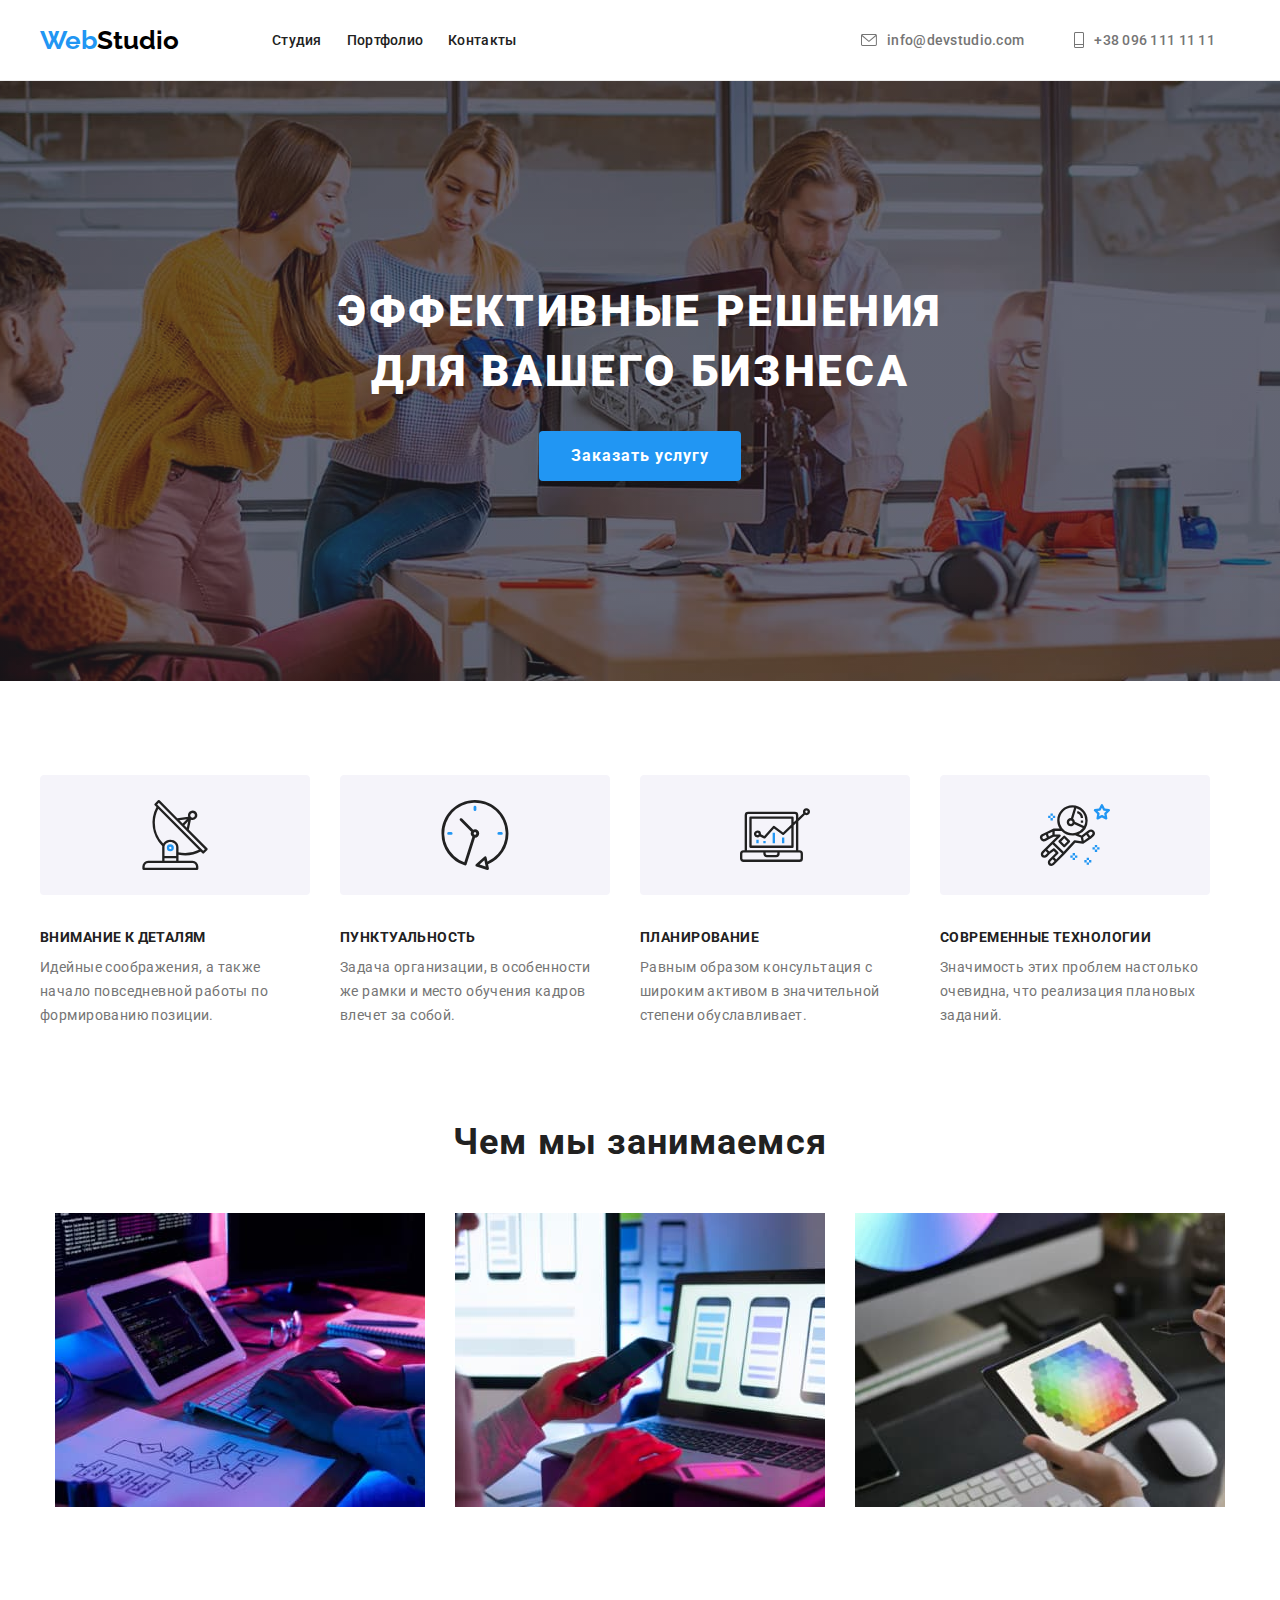
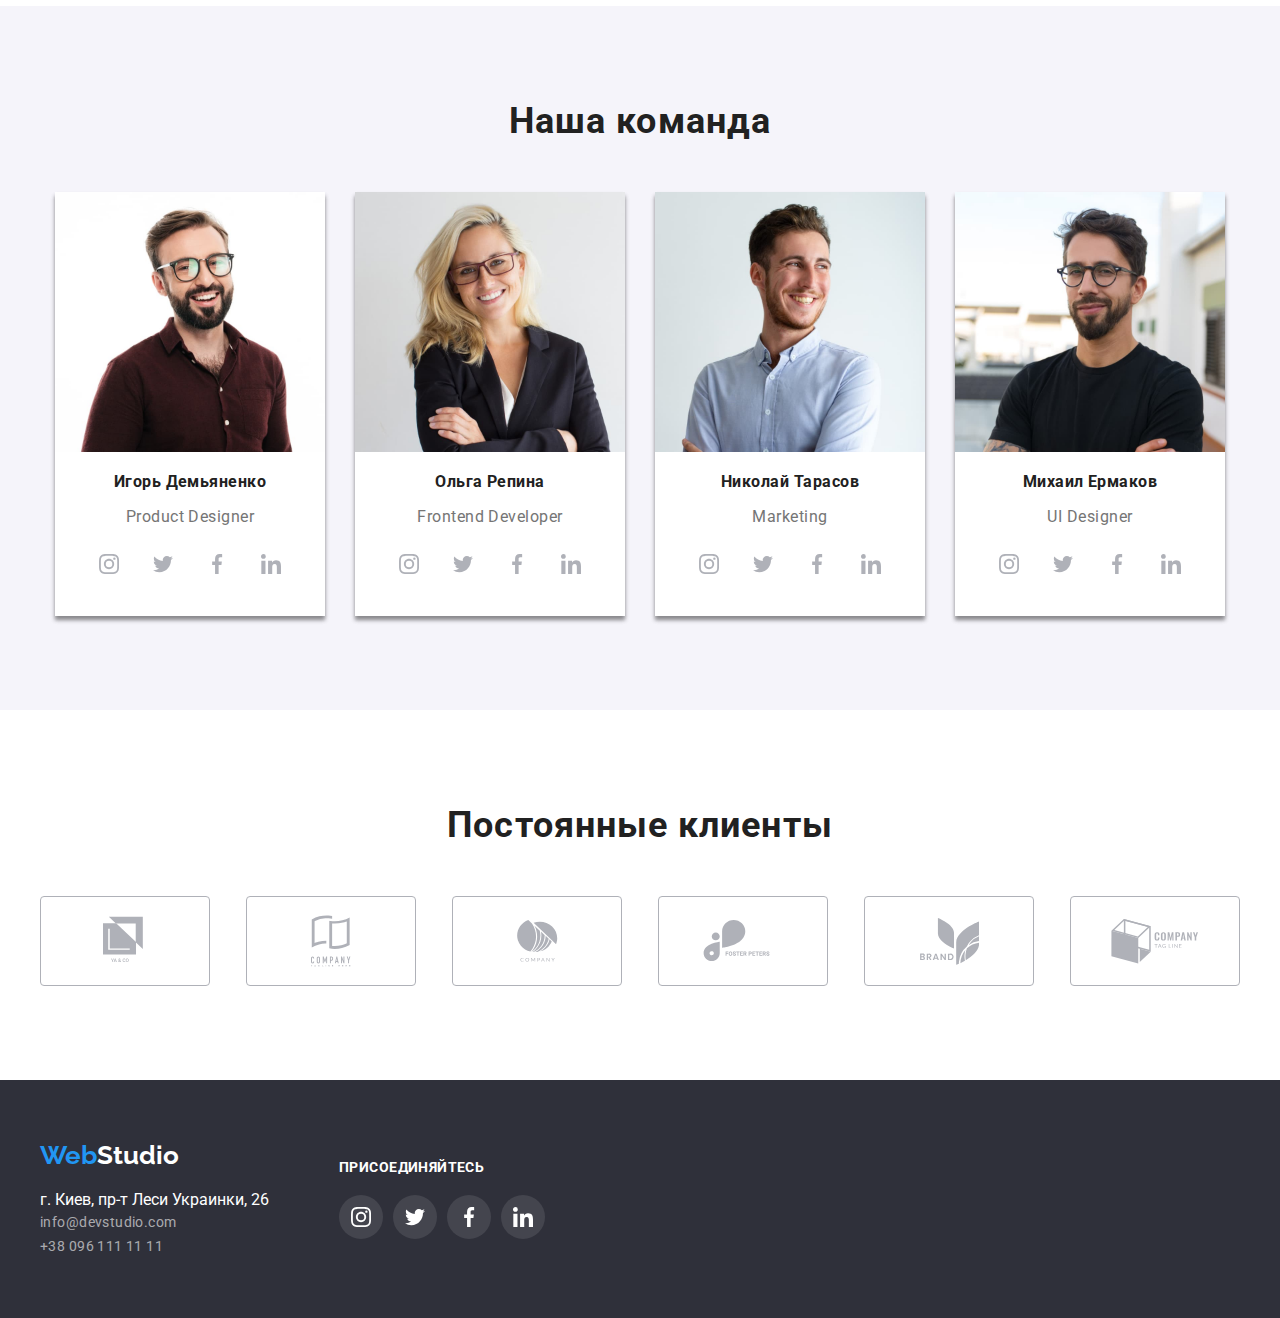
<file: index.html>
<!DOCTYPE html>
<html lang="ru">
  <head>
    <meta charset="utf-8" />
    <meta name="description" content="Домашня робота номер 4" />
    <title>Homework 4</title>
    <link rel="stylesheet" type="text/css" href="./modern-normalize.css" />
    <link rel="stylesheet" href="./css/styles.css" />
    <link rel="preconnect" href="https://fonts.gstatic.com" />
    <link
      href="https://fonts.googleapis.com/css2?family=Raleway&family=Roboto&display=swap"
      rel="stylesheet"
    />
  </head>

  <body>
    <!-- Шапка -->
    <header class="top-line">
      <section class="header-section container">
        <div class="logo-and-navigation">
          <!-- Логотип -->
          <a href="/" class="logo">
            <span class="logo-web">Web</span
            ><span class="logo-studio-black">Studio</span>
          </a>
          <!-- Головна навігація -->
          <nav class="navigation">
            <ul class="main-nav">
              <li>
                <a href="index.html" class="nav-ref-hover main-nav-item"
                  >Студия</a
                >
              </li>
              <li>
                <a href="portfolio.html" class="nav-ref-hover main-nav-item"
                  >Портфолио</a
                >
              </li>
              <li>
                <a href="" class="nav-ref-hover main-nav-item">Контакты</a>
              </li>
            </ul>
          </nav>
        </div>

        <!-- Контакти -->
        <ul class="contacts">
          <li class="email-top">
            <a
              href="mailto:info@devstudio.com"
              class="contact-info nav-ref-hover"
            >
              <svg class="icon-email-top" width="16px" height="12px">
                <use href="./images/icons.svg#icon-email"></use>
              </svg>
              info@devstudio.com
            </a>
          </li>
          <li class="phone-top">
            <a href="tel:+380961111111" class="contact-info nav-ref-hover">
              <svg class="icon-phone-top" width="10px" height="16px">
                <use href="./images/icons.svg#icon-phone"></use>
              </svg>
              +38 096 111 11 11
            </a>
          </li>
        </ul>
      </section>
    </header>

    <section class="grey-section grey-section-top">
      <h1 class="title">Эффективные решения для вашего бизнеса</h1>
      <button type="button" class="blue-button main-button">
        Заказать услугу
      </button>
    </section>

    <main>
      <!-- Benefits -->
      <section class="benefits-section container">
        <ul class="benefits-container">
          <li class="benefits-item">
            <svg class="icon-antenna" width="270px" height="120px">
              <use href="./images/icons.svg#icon-antenna"></use>
            </svg>

            <h3 class="benefits-title">Внимание к деталям</h3>
            <p class="benefits">
              Идейные соображения, а также начало повседневной работы по
              формированию позиции.
            </p>
          </li>
          <li class="benefits-item">
            <svg class="icon-clock" width="270px" height="120px">
              <use href="./images/icons.svg#icon-clock"></use>
            </svg>

            <h3 class="benefits-title">Пунктуальность</h3>
            <p class="benefits">
              Задача организации, в особенности же рамки и место обучения кадров
              влечет за собой.
            </p>
          </li>
          <li class="benefits-item">
            <svg class="icon-computer" width="270px" height="120px">
              <use href="./images/icons.svg#icon-computer"></use>
            </svg>
            <h3 class="benefits-title">Планирование</h3>
            <p class="benefits">
              Равным образом консультация с широким активом в значительной
              степени обуславливает.
            </p>
          </li>
          <li class="benefits-item">
            <svg class="icon-astronaut" width="270px" height="120px">
              <use href="./images/icons.svg#icon-astronaut"></use>
            </svg>
            <h3 class="benefits-title">Современные технологии</h3>
            <p class="benefits">
              Значимость этих проблем настолько очевидна, что реализация
              плановых заданий.
            </p>
          </li>
        </ul>
      </section>

      <!--What we do-->
      <section class="our-work-section container">
        <h2 class="our-work-title">Чем мы занимаемся</h2>

        <ul class="our-work-container">
          <li>
            <img
              src="images/box1.jpg"
              alt="Две руки набирают код на клавиатуре"
            />
          </li>
          <li>
            <img
              src="images/box2.jpg"
              alt="Левая рука держит смартфон, правая водит пальцами по тачпаду на ноутбуке"
            />
          </li>
          <li>
            <img
              src="images/box3.jpg"
              alt="Левая рука держит планшет, правая рука держит ручку"
            />
          </li>
        </ul>
      </section>

      <!-- Our team -->
      <section class="our-team-background">
        <div class="our-team-section container">
          <h2 class="our-team-title">Наша команда</h2>

          <ul class="our-team-container">
            <li class="our-team-item">
              <img src="images/img1.jpg" alt="Игорь Демьяненко" width="320" />
              <h3 class="team-names">Игорь Демьяненко</h3>
              <p class="team-posts">Product Designer</p>

              <ul class="social-links-container">
                <li class="social-item">
                  <a
                    class="social-links-item"
                    href="https://www.instagram.com/"
                  >
                    <svg class="social-icon" width="20px" height="20px">
                      <use href="./images/icons.svg#icon-instagram"></use>
                    </svg>
                  </a>
                </li>
                <li class="social-item">
                  <a class="social-links-item" href="https://www.twitter.com/">
                    <svg class="social-icon" width="20px" height="20px">
                      <use href="./images/icons.svg#icon-twitter"></use>
                    </svg>
                  </a>
                </li>
                <li class="social-item">
                  <a class="social-links-item" href="https://www.facebook.com/">
                    <svg class="social-icon" width="20px" height="20px">
                      <use href="./images/icons.svg#icon-facebook"></use>
                    </svg>
                  </a>
                </li>
                <li class="social-item">
                  <a class="social-links-item" href="https://www.linkedin.com/">
                    <svg class="social-icon" width="20px" height="20px">
                      <use href="./images/icons.svg#icon-linkedin"></use>
                    </svg>
                  </a>
                </li>
              </ul>
            </li>
            <li class="our-team-item">
              <img src="images/img2.jpg" alt="Ольга Репина" width="320" />
              <h3 class="team-names">Ольга Репина</h3>
              <p class="team-posts">Frontend Developer</p>

              <ul class="social-links-container">
                <li class="social-item">
                  <a
                    class="social-links-item"
                    href="https://www.instagram.com/"
                  >
                    <svg class="social-icon" width="20px" height="20px">
                      <use href="./images/icons.svg#icon-instagram"></use>
                    </svg>
                  </a>
                </li>
                <li class="social-item">
                  <a class="social-links-item" href="https://www.twitter.com/">
                    <svg class="social-icon" width="20px" height="20px">
                      <use href="./images/icons.svg#icon-twitter"></use>
                    </svg>
                  </a>
                </li>
                <li class="social-item">
                  <a class="social-links-item" href="https://www.facebook.com/">
                    <svg class="social-icon" width="20px" height="20px">
                      <use href="./images/icons.svg#icon-facebook"></use>
                    </svg>
                  </a>
                </li>
                <li class="social-item">
                  <a class="social-links-item" href="https://www.linkedin.com/">
                    <svg class="social-icon" width="20px" height="20px">
                      <use href="./images/icons.svg#icon-linkedin"></use>
                    </svg>
                  </a>
                </li>
              </ul>
            </li>
            <li class="our-team-item">
              <img src="images/img3.jpg" alt="Николай Тарасов" width="320" />
              <h3 class="team-names">Николай Тарасов</h3>
              <p class="team-posts">Marketing</p>

              <ul class="social-links-container">
                <li class="social-item">
                  <a
                    class="social-links-item"
                    href="https://www.instagram.com/"
                  >
                    <svg class="social-icon" width="20px" height="20px">
                      <use href="./images/icons.svg#icon-instagram"></use>
                    </svg>
                  </a>
                </li>
                <li class="social-item">
                  <a class="social-links-item" href="https://www.twitter.com/">
                    <svg class="social-icon" width="20px" height="20px">
                      <use href="./images/icons.svg#icon-twitter"></use>
                    </svg>
                  </a>
                </li>
                <li class="social-item">
                  <a class="social-links-item" href="https://www.facebook.com/">
                    <svg class="social-icon" width="20px" height="20px">
                      <use href="./images/icons.svg#icon-facebook"></use>
                    </svg>
                  </a>
                </li>
                <li class="social-item">
                  <a class="social-links-item" href="https://www.linkedin.com/">
                    <svg class="social-icon" width="20px" height="20px">
                      <use href="./images/icons.svg#icon-linkedin"></use>
                    </svg>
                  </a>
                </li>
              </ul>
            </li>
            <li class="our-team-item">
              <img src="images/img4.jpg" alt="Михаил Ермаков" width="320" />
              <h3 class="team-names">Михаил Ермаков</h3>
              <p class="team-posts">UI Designer</p>

              <ul class="social-links-container">
                <li class="social-item">
                  <a
                    class="social-links-item"
                    href="https://www.instagram.com/"
                  >
                    <svg class="social-icon" width="20px" height="20px">
                      <use href="./images/icons.svg#icon-instagram"></use>
                    </svg>
                  </a>
                </li>
                <li class="social-item">
                  <a class="social-links-item" href="https://www.twitter.com/">
                    <svg class="social-icon" width="20px" height="20px">
                      <use href="./images/icons.svg#icon-twitter"></use>
                    </svg>
                  </a>
                </li>
                <li class="social-item">
                  <a class="social-links-item" href="https://www.facebook.com/">
                    <svg class="social-icon" width="20px" height="20px">
                      <use href="./images/icons.svg#icon-facebook"></use>
                    </svg>
                  </a>
                </li>
                <li class="social-item">
                  <a class="social-links-item" href="https://www.linkedin.com/">
                    <svg class="social-icon" width="20px" height="20px">
                      <use href="./images/icons.svg#icon-linkedin"></use>
                    </svg>
                  </a>
                </li>
              </ul>
            </li>
          </ul>
        </div>
      </section>

      <!-- Regular customers -->
      <section class="regular-customers-section container">
        <h2 class="regular-customers-title">Постоянные клиенты</h2>

        <ul class="regular-customers-container">
          <li class="regular-customers-item">
            <a class="regular-customers" href="#">
              <svg class="regular-customers-icon" width="44px" height="50px">
                <use href="./images/icons.svg#icon-client-1"></use>
              </svg>
            </a>
          </li>
          <li class="regular-customers-item">
            <a class="regular-customers" href="#">
              <svg class="regular-customers-icon" width="40px" height="52px">
                <use href="./images/icons.svg#icon-client-2"></use>
              </svg>
            </a>
          </li>
          <li class="regular-customers-item">
            <a class="regular-customers" href="#">
              <svg class="regular-customers-icon" width="41px" height="42px">
                <use href="./images/icons.svg#icon-client-3"></use>
              </svg>
            </a>
          </li>
          <li class="regular-customers-item">
            <a class="regular-customers" href="#">
              <svg class="regular-customers-icon" width="80px" height="42px">
                <use href="./images/icons.svg#icon-client-4"></use>
              </svg>
            </a>
          </li>
          <li class="regular-customers-item">
            <a class="regular-customers" href="#">
              <svg class="regular-customers-icon" width="59px" height="47px">
                <use href="./images/icons.svg#icon-client-5"></use>
              </svg>
            </a>
          </li>
          <li class="regular-customers-item">
            <a class="regular-customers" href="#">
              <svg class="regular-customers-icon" width="88px" height="45px">
                <use href="./images/icons.svg#icon-client-6"></use>
              </svg>
            </a>
          </li>
        </ul>
      </section>
    </main>

    <!-- footer -->
    <footer class="grey-section">
      <div class="footer-section container">
        <div>
          <a href="/" class="logo">
            <span class="logo-web">Web</span
            ><span class="logo-studio-white">Studio</span>
          </a>
          <ul class="footer-container">
            <li>
              <address class="address">г. Киев, пр-т Леси Украинки, 26</address>
            </li>
            <li>
              <a
                href="mailto:info@devstudio.com"
                class="nav-ref-hover contact-info-footer"
                >info@devstudio.com</a
              >
            </li>
            <li>
              <a
                href="tel:+380961111111"
                class="nav-ref-hover contact-info-footer"
                >+38 096 111 11 11</a
              >
            </li>
          </ul>
        </div>
        <div class="social-footer">
          <h4 class="social-footer-text">Присоединяйтесь</h4>
          <ul class="social-links-container-footer">
            <li class="social-item">
              <a
                class="social-links-item-footer"
                href="https://www.instagram.com/"
              >
                <svg class="social-icon" width="20px" height="20px">
                  <use href="./images/icons.svg#icon-instagram"></use>
                </svg>
              </a>
            </li>
            <li class="social-item">
              <a
                class="social-links-item-footer"
                href="https://www.twitter.com/"
              >
                <svg class="social-icon" width="20px" height="20px">
                  <use href="./images/icons.svg#icon-twitter"></use>
                </svg>
              </a>
            </li>
            <li class="social-item">
              <a
                class="social-links-item-footer"
                href="https://www.facebook.com/"
              >
                <svg class="social-icon" width="20px" height="20px">
                  <use href="./images/icons.svg#icon-facebook"></use>
                </svg>
              </a>
            </li>
            <li class="social-item">
              <a
                class="social-links-item-footer"
                href="https://www.linkedin.com/"
              >
                <svg class="social-icon" width="20px" height="20px">
                  <use href="./images/icons.svg#icon-linkedin"></use>
                </svg>
              </a>
            </li>
          </ul>
        </div>
      </div>
    </footer>
  </body>
</html>
</file>
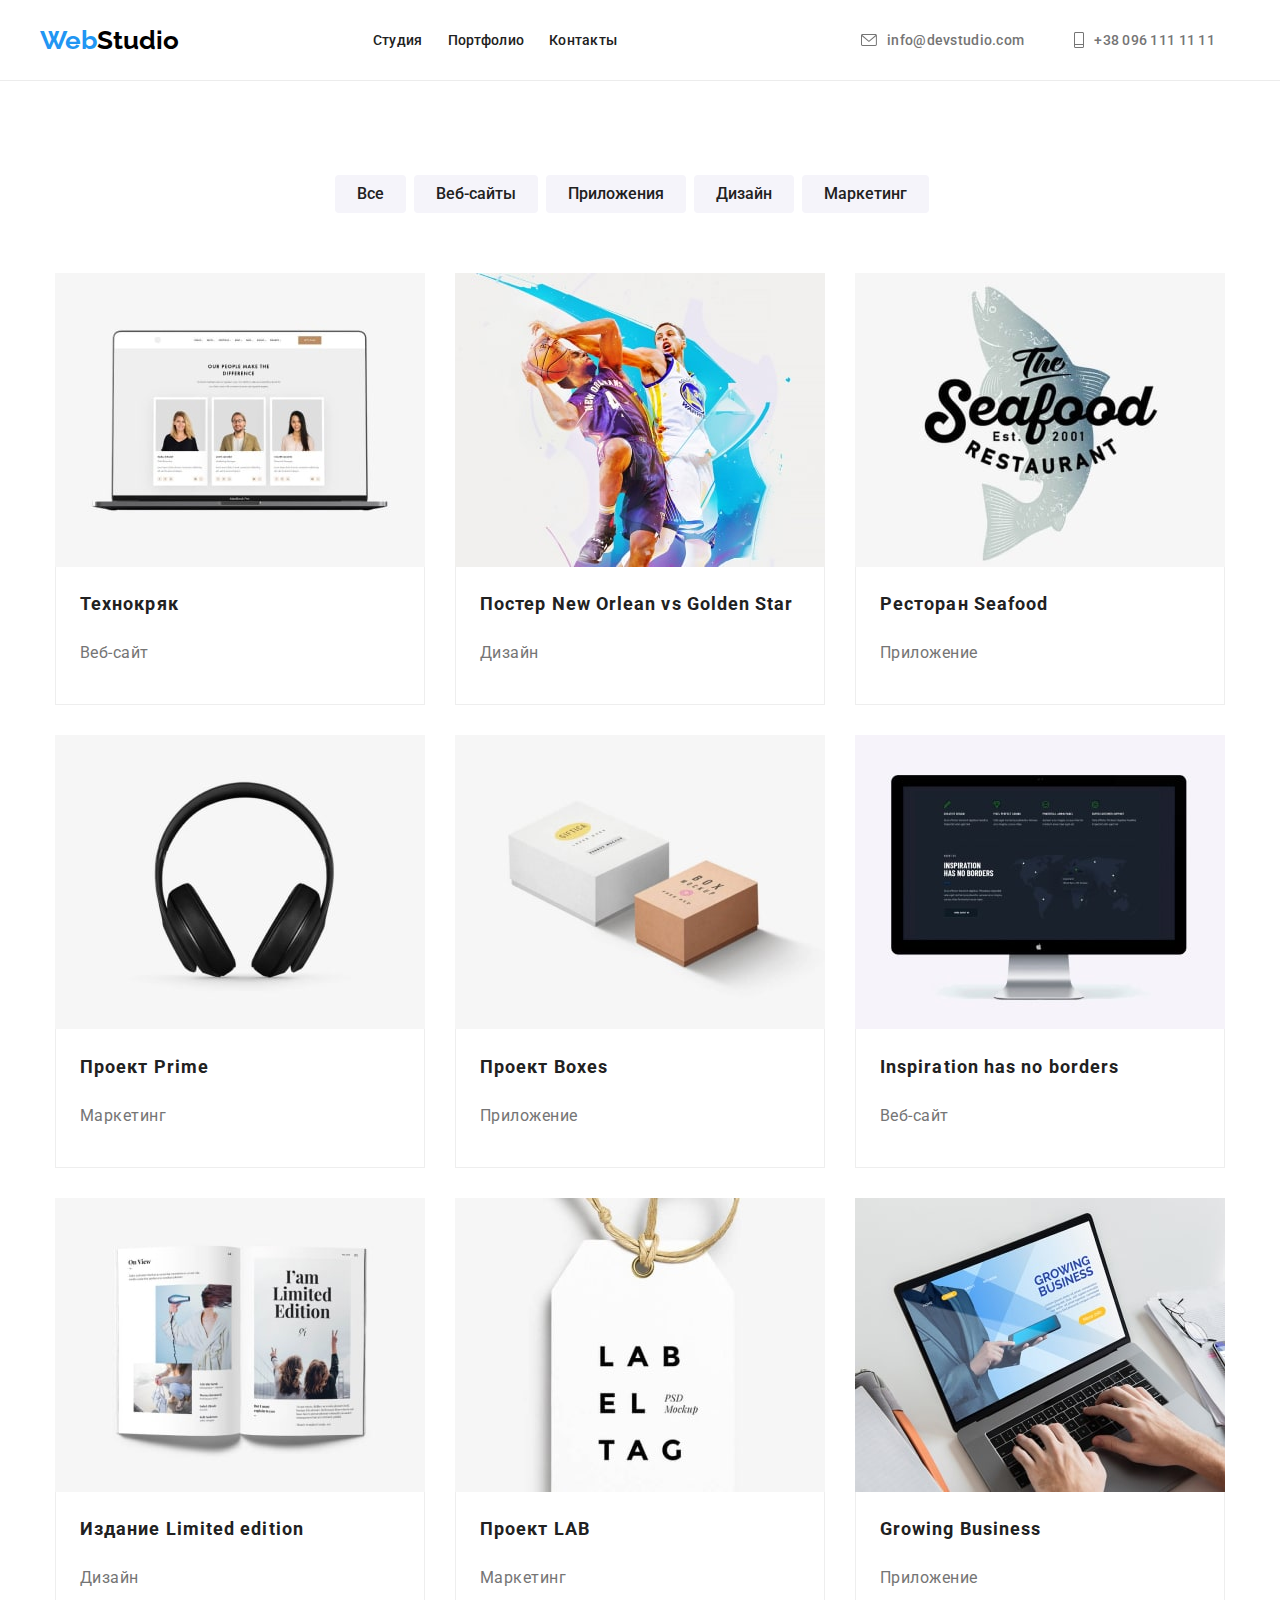
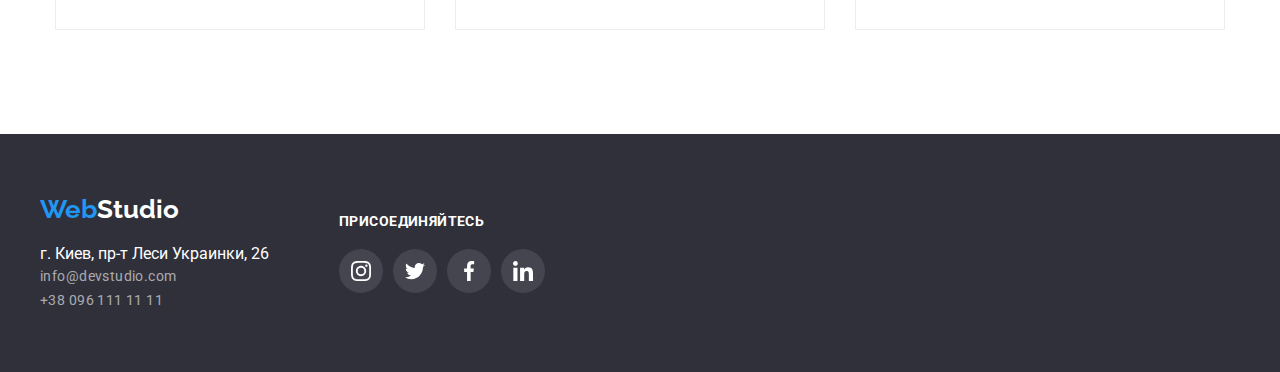
<file: portfolio.html>
<!DOCTYPE html>
<html lang="ru">
  <head>
    <meta charset="utf-8" />
    <meta name="description" content="Домашня робота номер 3" />
    <title>Homework 4</title>
    <link rel="stylesheet" type="text/css" href="./modern-normalize.css" />
    <link rel="stylesheet" href="./css/styles.css" />
    <link rel="preconnect" href="https://fonts.gstatic.com" />
    <link
      href="https://fonts.googleapis.com/css2?family=Raleway&family=Roboto&display=swap"
      rel="stylesheet"
    />
  </head>

  <body>
    <!-- Шапка -->
    <header class="top-line">
      <section class="header-section container">
        <!-- Логотип -->
        <a href="/" class="logo">
          <span class="logo-web">Web</span
          ><span class="logo-studio-black">Studio</span>
        </a>

        <!-- Головна навігація -->
        <nav>
          <ul class="main-nav">
            <li>
              <a href="index.html" class="nav-ref-hover main-nav-item"
                >Студия</a
              >
            </li>
            <li>
              <a href="portfolio.html" class="nav-ref-hover main-nav-item"
                >Портфолио</a
              >
            </li>
            <li>
              <a href="" class="nav-ref-hover main-nav-item">Контакты</a>
            </li>
          </ul>
        </nav>
        <!-- Контакти -->
        <ul class="contacts">
          <li class="email-top">
            <a
              href="mailto:info@devstudio.com"
              class="contact-info nav-ref-hover"
            >
              <svg class="icon-email-top" width="16px" height="12px">
                <use href="./images/icons.svg#icon-email"></use>
              </svg>
              info@devstudio.com
            </a>
          </li>
          <li class="phone-top">
            <a href="tel:+380961111111" class="contact-info nav-ref-hover">
              <svg class="icon-phone-top" width="10px" height="16px">
                <use href="./images/icons.svg#icon-phone"></use>
              </svg>
              +38 096 111 11 11
            </a>
          </li>
        </ul>
      </section>
    </header>

    <main class="portfolio-main">
      <!-- portfolio navigation-->
      <nav class="portfolio-navigation container">
        <ul class="porfolio-navigation-container">
          <li class="blue-button-hover-item">
            <button type="button" class="blue-button-hover">Все</button>
          </li>
          <li class="blue-button-hover-item">
            <button type="button" class="blue-button-hover">Веб-сайты</button>
          </li>
          <li class="blue-button-hover-item">
            <button type="button" class="blue-button-hover">Приложения</button>
          </li>
          <li class="blue-button-hover-item">
            <button type="button" class="blue-button-hover">Дизайн</button>
          </li>
          <li class="blue-button-hover-item">
            <button type="button" class="blue-button-hover">Маркетинг</button>
          </li>
        </ul>
      </nav>

      <section class="portfolio-section container">
        <ul class="portfolio-container">
          <li class="portfolio-item">
            <div class="portfolio-image">
              <img
                src="images/p-img1.jpg"
                alt="три человека на сайте"
                width="320"
              />
            </div>
            <div class="portfolio-item-description">
              <h4 class="projects-names">Технокряк</h4>
              <p class="projects-branch">Веб-сайт</p>
            </div>
          </li>
          <li class="portfolio-item">
            <div>
              <img
                src="images/p-img2.jpg"
                alt="три человека на сайте"
                width="320"
              />
            </div>
            <div class="portfolio-item-description">
              <h4 class="projects-names">Постер New Orlean vs Golden Star</h4>
              <p class="projects-branch">Дизайн</p>
            </div>
          </li>
          <li class="portfolio-item">
            <img
              src="images/p-img3.jpg"
              alt="три человека на сайте"
              width="320"
            />
            <div class="portfolio-item-description">
              <h4 class="projects-names">Ресторан Seafood</h4>
              <p class="projects-branch">Приложение</p>
            </div>
          </li>
          <li class="portfolio-item">
            <img
              src="images/p-img4.jpg"
              alt="три человека на сайте"
              width="320"
            />
            <div class="portfolio-item-description">
              <h4 class="projects-names">Проект Prime</h4>
              <p class="projects-branch">Маркетинг</p>
            </div>
          </li>
          <li class="portfolio-item">
            <img
              src="images/p-img5.jpg"
              alt="три человека на сайте"
              width="320"
            />
            <div class="portfolio-item-description">
              <h4 class="projects-names">Проект Boxes</h4>
              <p class="projects-branch">Приложение</p>
            </div>
          </li>
          <li class="portfolio-item">
            <img
              src="images/p-img6.jpg"
              alt="три человека на сайте"
              width="320"
            />
            <div class="portfolio-item-description">
              <h4 class="projects-names">Inspiration has no borders</h4>
              <p class="projects-branch">Веб-сайт</p>
            </div>
          </li>
          <li class="portfolio-item">
            <img
              src="images/p-img7.jpg"
              alt="три человека на сайте"
              width="320"
            />
            <div class="portfolio-item-description">
              <h4 class="projects-names">Издание Limited edition</h4>
              <p class="projects-branch">Дизайн</p>
            </div>
          </li>
          <li class="portfolio-item">
            <img
              src="images/p-img8.jpg"
              alt="три человека на сайте"
              width="320"
            />
            <div class="portfolio-item-description">
              <h4 class="projects-names">Проект LAB</h4>
              <p class="projects-branch">Маркетинг</p>
            </div>
          </li>
          <li class="portfolio-item">
            <img
              src="images/p-img9.jpg"
              alt="три человека на сайте"
              width="320"
            />
            <div class="portfolio-item-description">
              <h4 class="projects-names">Growing Business</h4>
              <p class="projects-branch">Приложение</p>
            </div>
          </li>
        </ul>
      </section>
    </main>

    <!-- footer -->
    <footer class="grey-section">
      <div class="footer-section container">
        <div>
          <a href="/" class="logo">
            <span class="logo-web">Web</span
            ><span class="logo-studio-white">Studio</span>
          </a>
          <ul class="footer-container">
            <li>
              <address class="address">г. Киев, пр-т Леси Украинки, 26</address>
            </li>
            <li>
              <a
                href="mailto:info@devstudio.com"
                class="nav-ref-hover contact-info-footer"
                >info@devstudio.com</a
              >
            </li>
            <li>
              <a
                href="tel:+380961111111"
                class="nav-ref-hover contact-info-footer"
                >+38 096 111 11 11</a
              >
            </li>
          </ul>
        </div>
        <div class="social-footer">
          <h4 class="social-footer-text">Присоединяйтесь</h4>
          <ul class="social-links-container-footer">
            <li class="social-item">
              <a
                class="social-links-item-footer"
                href="https://www.instagram.com/"
              >
                <svg class="social-icon" width="20px" height="20px">
                  <use href="./images/icons.svg#icon-instagram"></use>
                </svg>
              </a>
            </li>
            <li class="social-item">
              <a
                class="social-links-item-footer"
                href="https://www.twitter.com/"
              >
                <svg class="social-icon" width="20px" height="20px">
                  <use href="./images/icons.svg#icon-twitter"></use>
                </svg>
              </a>
            </li>
            <li class="social-item">
              <a
                class="social-links-item-footer"
                href="https://www.facebook.com/"
              >
                <svg class="social-icon" width="20px" height="20px">
                  <use href="./images/icons.svg#icon-facebook"></use>
                </svg>
              </a>
            </li>
            <li class="social-item">
              <a
                class="social-links-item-footer"
                href="https://www.linkedin.com/"
              >
                <svg class="social-icon" width="20px" height="20px">
                  <use href="./images/icons.svg#icon-linkedin"></use>
                </svg>
              </a>
            </li>
          </ul>
        </div>
      </div>
    </footer>
  </body>
</html>
</file>
<file: css/styles.css>
/*Колір тексту і частин сторінки*/

body {
  margin: 0;
  padding: 0;
  font-family: Roboto;
}

.title {
  font-style: normal;
  font-weight: 900;
  font-size: 44px;
  line-height: 60px;
  text-align: center;
  letter-spacing: 0.06em;
  text-transform: uppercase;
}

.grey-section {
  max-width: 1600px;
  margin: auto;
  color: white;
  background-color: #2f303a;
}

.blue-button {
  color: white;
  background-color: #2196f3;
  padding: 10px 32px;
  border-radius: 4px;
  border: none;
  cursor: pointer;
}

/*кнопки навігації*/

.blue-button-hover {
  color: #212121;
  font-style: normal;
  font-weight: 500;
  font-size: 16px;
  line-height: 26px;
  padding: 6px 22px;
  border: none;
  background: #f5f4fa;
  border-radius: 4px;
}

.blue-button-hover-item:not(:last-child) {
  margin-right: 8px;
}

.blue-button-hover:hover {
  box-shadow: 0px 2px 2px 0px rgba(0, 0, 0, 0.12),
    0px 1px 2px 0px rgba(0, 0, 0, 0.08), 0px 3px 1px 0px rgba(0, 0, 0, 0.1);

  background-color: #2196f3;
  border-radius: 4px;
  color: white;
  cursor: pointer;
}

/*головна навігація*/

.nav-ref-hover {
  font-style: normal;
  font-weight: 500;
  font-size: 14px;
  line-height: 16px;
  letter-spacing: 0.02em;
  color: #212121;
  text-decoration: none;
}
.nav-ref-hover:hover {
  color: #2196f3;
  cursor: pointer;
}

/*логотип*/

.logo-web {
  font-family: Raleway;
  font-style: normal;
  font-weight: bold;
  font-size: 26px;
  line-height: 31px;
  color: #2196f3;
}
.logo-studio-black {
  font-family: Raleway;
  font-style: normal;
  font-weight: bold;
  font-size: 26px;
  line-height: 31px;
  color: black;
}
.logo-studio-white {
  font-family: Raleway;
  font-style: normal;
  font-weight: bold;
  font-size: 26px;
  line-height: 31px;
  color: white;
}
.logo {
  text-decoration: none;
}

/*контакти*/
.contact-info-footer {
  font-style: normal;
  font-weight: normal;
  font-size: 14px;
  line-height: 24px;
  letter-spacing: 0.03em;
  color: rgba(255, 255, 255, 0.6);
}
.contact-info {
  display: flex;
  align-items: center;
  font-style: normal;
  font-weight: 500;
  font-size: 14px;
  line-height: 16px;
  letter-spacing: 0.02em;
  color: #757575;
}

/*переваги*/
.benefits-title,
.social-footer-text {
  margin-top: 30px;
  margin-bottom: 10px;
  font-style: normal;
  font-weight: bold;
  font-size: 14px;
  line-height: 16px;
  letter-spacing: 0.03em;
  text-transform: uppercase;
  color: #212121;
}
.benefits {
  margin: 0;
  font-style: normal;
  font-weight: normal;
  font-size: 14px;
  line-height: 24px;
  letter-spacing: 0.03em;
  color: #757575;
}

/*чим займаємося і наша команда*/

.our-work-title,
.our-team-title,
.regular-customers-title {
  margin: 0 0 50px 0;
  font-style: normal;
  font-weight: bold;
  font-size: 36px;
  line-height: 42px;
  text-align: center;
  letter-spacing: 0.03em;
  color: #212121;
}
.our-team-title {
  padding-top: 94px;
}

/*члени команди*/
.team-names {
  font-style: normal;
  font-weight: 700;
  font-size: 16px;
  line-height: 19px;
  text-align: center;
  letter-spacing: 0.03em;
  color: #212121;
}
.team-posts {
  font-style: normal;
  font-weight: normal;
  font-size: 16px;
  line-height: 19px;
  text-align: center;
  letter-spacing: 0.03em;
  color: #757575;
}

/*проекти в порфоліо*/
.projects-names {
  margin: 0;
  font-style: normal;
  font-weight: bold;
  font-size: 18px;
  line-height: 36px;
  letter-spacing: 0.06em;
  color: #212121;
}
.projects-branch {
  font-style: normal;
  font-weight: normal;
  font-size: 16px;
  line-height: 30px;
  letter-spacing: 0.03em;
  color: #757575;
}

/*головна кнопка*/
.main-button {
  font-style: normal;
  font-weight: bold;
  font-size: 16px;
  line-height: 30px;
  display: flex;
  align-items: center;
  text-align: center;
  letter-spacing: 0.06em;
  color: #ffffff;
}

/*Геометрія елементів і флексбокс*/

.container {
  display: flex;
  justify-content: space-between;
  padding: 32px 15px;
  max-width: 1200px;
  margin: auto;
}
.header-section {
  align-items: center;
  padding: 0;
}
.top-line {
  max-width: 1600px;
  margin: auto;
  border-bottom: 1px solid #ececec;
}

.main-nav,
.contacts,
.benefits-container,
.our-work-container,
.our-team-container,
.footer-container,
.portfolio-container,
.porfolio-navigation-container,
.regular-customers-container {
  list-style: none;
  display: flex;
  flex-direction: row;
  justify-content: space-between;
  margin: 0;
  padding: 0;
}
.contacts {
  align-items: center;
}
.logo-and-navigation {
  display: flex;
  align-items: center;
  padding: 0;
}
.navigation {
  padding-left: 93px;
}
.main-nav-item,
.contact-info {
  padding: 32px 25px;
}
.main-nav-item:first-child {
  padding-left: 0;
}
.grey-section-top {
  height: 600px;
  padding: 200px 0;
  text-align: center;
  background-image: linear-gradient(
      rgba(47, 48, 58, 0.4),
      rgba(47, 48, 58, 0.4)
    ),
    url('../images/Img-background.jpg');
  background-repeat: no-repeat;
  background-position: center;
  background-size: cover;
}

.title {
  margin: auto;
  margin-bottom: 30px;
  max-width: 696px;
}
.main-button {
  margin: auto;
  margin-top: 30px;
  max-width: 696px;
}

.benefits-item {
  max-width: 270px;
  margin: 0 15px 0 15px;
}
.benefits-item:first-child {
  margin-left: 0;
}
.benefits-item:last-child {
  margin-right: 0;
}

.our-work-section,
.our-team-section,
.regular-customers-section {
  padding: 0;
  flex-direction: column;
  margin-top: 94px;
  margin-bottom: 94px;
}
.our-team-section {
  padding-bottom: 94px;
}
.our-team-background {
  max-width: 1600px;
  margin: auto;
  background: #f5f4fa;
}
.our-work-container,
.our-team-container {
  padding: 0 15px;
}
.our-work-container img {
  max-width: 370px;
  width: 100%;
}

.our-team-container img {
  max-width: 270px;
  width: 100%;
}
.footer-section {
  align-items: center;
  padding: 60px 0;
  flex-direction: row;
  justify-content: flex-start;
}
.footer-container {
  padding-top: 20px;
  flex-direction: column;
}

.portfolio-container img {
  max-width: 370px;
  width: 100%;
}
.portfolio-container {
  flex-wrap: wrap;
}

.portfolio-navigation {
  padding-top: 0;
  padding-bottom: 13px;
  box-sizing: content-box;
  max-width: 611px;
}

.address {
  font-style: normal;
}

.portfolio-item {
  box-sizing: border-box;
  max-width: 370px;
  margin: 15px;
}
.portfolio-item:nth-child(3n + 1) {
  margin-left: 0;
}
.portfolio-item:nth-child(3n + 3) {
  margin-right: 0;
}
.portfolio-item-description {
  border-bottom: 1px solid #eeeeee;
  border-right: 1px solid #eeeeee;
  border-left: 1px solid #eeeeee;
  margin: 0;
  padding: 20px 24px;
  margin-top: -5px;
}

.portfolio-image {
  margin: 0;
}

.our-team-item {
  background-color: #ffffff;
  box-shadow: 0px 4px 4px 0px rgba(0, 0, 0, 0.25),
    0px 4px 4px 0px rgba(0, 0, 0, 0.25);
}

.main {
  margin-top: 94px 0;
}

.benefits-section {
  margin-top: 94px;
  padding: 0;
}

.portfolio-section {
  padding-bottom: 89px;
}
.portfolio-main {
  margin-top: 94px;
}
. {
  padding: 32px 0 32px 0;
}

/*картинки та іконки*/

.portfolio-item:hover {
  cursor: pointer;
  box-shadow: 1px 4px 6px 0px rgba(0, 0, 0, 0.16),
    0px 4px 4px 0px rgba(0, 0, 0, 0.06), 0px 1px 1px 0px rgba(0, 0, 0, 0.12);
}
.regular-customers {
  color: #afb1b8;
  width: 170px;
  height: 90px;
  display: flex;
  justify-content: center;
  align-items: center;
  border: 1px solid #afb1b8;
  box-sizing: border-box;
  border-radius: 4px;
}
.regular-customers:hover {
  color: #2196f3;
  border-color: #2196f3;
}
.regular-customers-icon {
  fill: currentColor;
}

.social-footer {
  display: block;
  box-sizing: border-box;
  height: 80px;
  justify-content: flex-start;
  margin-left: 70px;
}
.social-footer-text {
  margin: 0;
  padding-bottom: 20px;
  color: white;
}

.social-links-container {
  display: flex;
  flex-direction: row;
  justify-content: space-between;
  align-items: center;
  padding: 0;
  margin: 16px 32px 30px 32px;
}
.social-links-container-footer {
  display: flex;
  flex-direction: row;
  justify-content: space-between;
  align-items: center;
  padding: 0;
  margin: 0;
}
.social-links-item,
.social-links-item-footer {
  display: flex;
  justify-content: center;
  align-items: center;
  border-radius: 50%;
  width: 44px;
  height: 44px;
}
.social-links-item {
  color: #afb1b8;
}
.social-links-item-footer {
  color: white;
  background: rgba(255, 255, 255, 0.1);
}
.social-links-item:hover {
  background-color: #2196f3;
  color: #ffffff;
}
.social-links-item-footer:hover {
  background-color: #2196f3;
}

.social-icon {
  fill: currentColor;
}
.social-item {
  margin: 0 5px 0 5px;
  list-style: none;
}
.social-item:first-child {
  margin-left: 0;
}
.social-item:last-child {
  margin-right: 0;
}

.icon-email-top,
.icon-phone-top {
  margin-right: 10px;
  fill: currentColor;
}
.email-top,
.phone-top {
  display: flex;
  justify-content: space-between;
  align-items: center;
}

.icons-top {
  display: flex;
  padding: 0;
  margin: 0;
  list-style: none;
  box-sizing: border-box;
  align-items: center;
}
</file>
